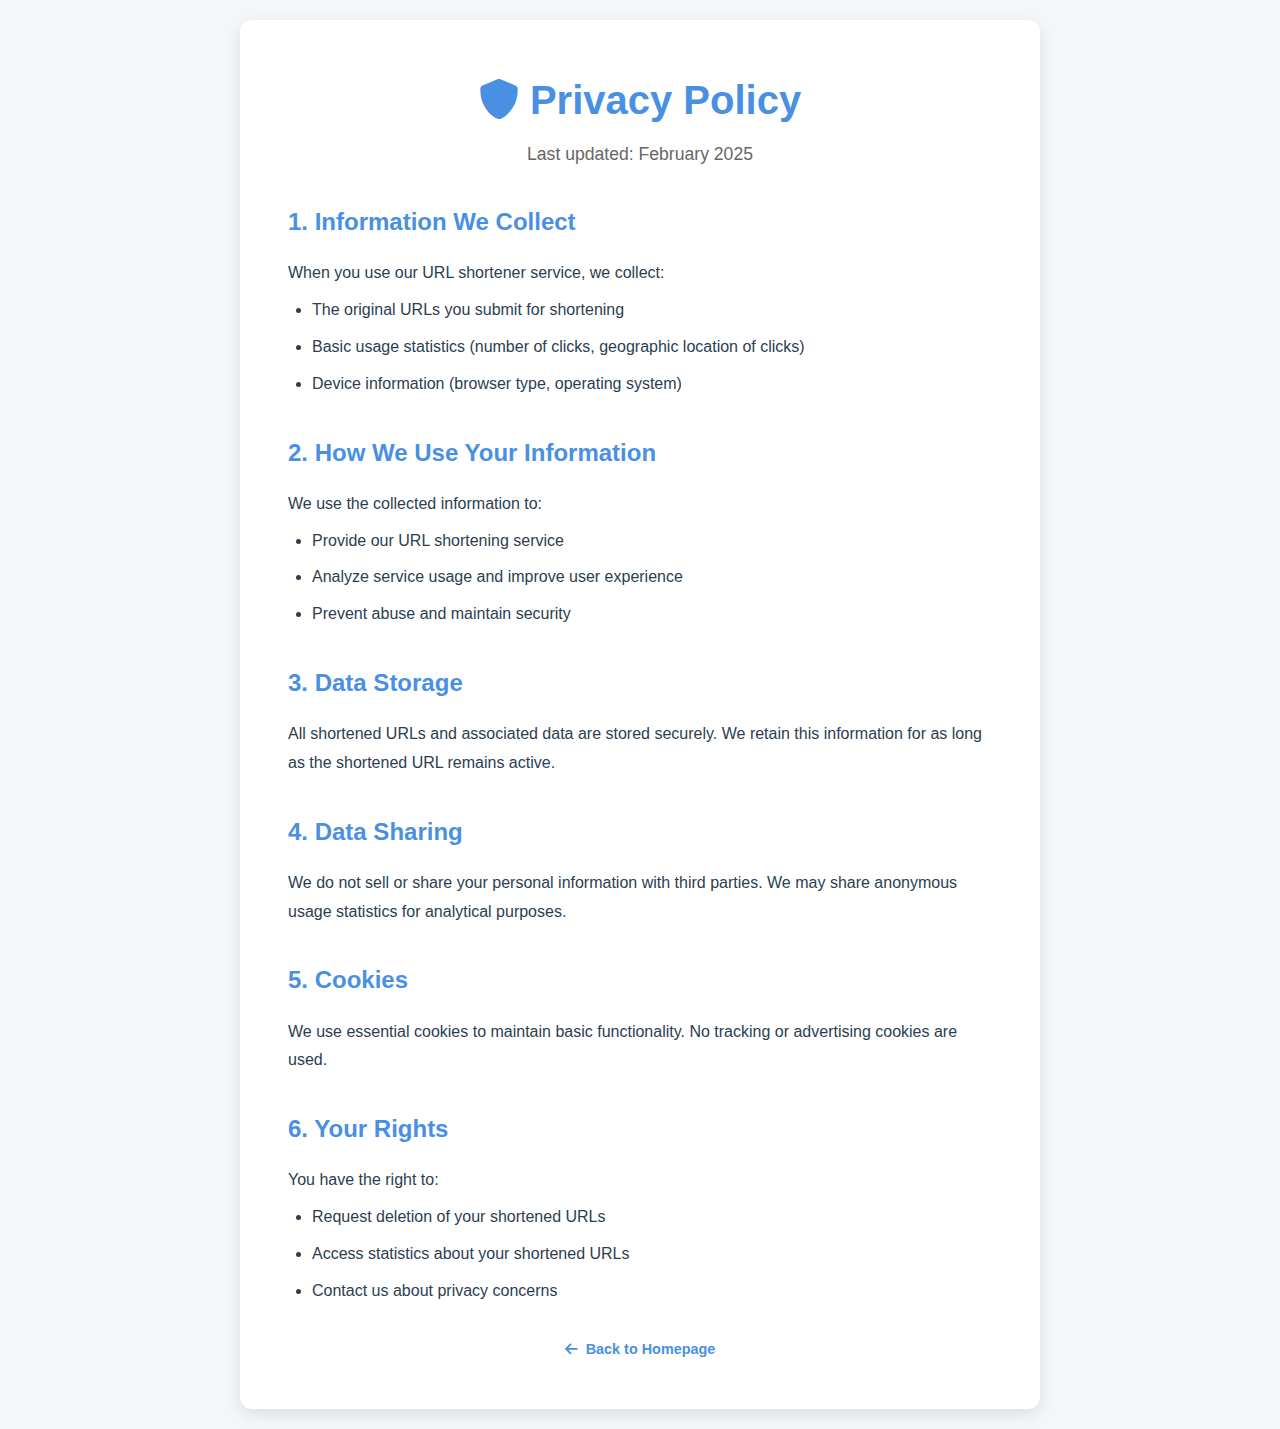
<file: privacy.html>
<!DOCTYPE html>
<html lang="en">
<head>
    <meta charset="UTF-8">
    <meta name="viewport" content="width=device-width, initial-scale=1.0">
    <title>Privacy Policy - URL Shortener</title>
    <link rel="stylesheet" href="style.css">
    <link rel="stylesheet" href="https://cdnjs.cloudflare.com/ajax/libs/font-awesome/6.0.0/css/all.min.css">
</head>
<body>
    <div class="container policy-container">
        <header>
            <h1><i class="fas fa-shield-alt"></i> Privacy Policy</h1>
            <p class="subtitle">Last updated: February 2025</p>
        </header>

        <main class="policy-content">
            <section>
                <h2>1. Information We Collect</h2>
                <p>When you use our URL shortener service, we collect:</p>
                <ul>
                    <li>The original URLs you submit for shortening</li>
                    <li>Basic usage statistics (number of clicks, geographic location of clicks)</li>
                    <li>Device information (browser type, operating system)</li>
                </ul>
            </section>

            <section>
                <h2>2. How We Use Your Information</h2>
                <p>We use the collected information to:</p>
                <ul>
                    <li>Provide our URL shortening service</li>
                    <li>Analyze service usage and improve user experience</li>
                    <li>Prevent abuse and maintain security</li>
                </ul>
            </section>

            <section>
                <h2>3. Data Storage</h2>
                <p>All shortened URLs and associated data are stored securely. We retain this information for as long as the shortened URL remains active.</p>
            </section>

            <section>
                <h2>4. Data Sharing</h2>
                <p>We do not sell or share your personal information with third parties. We may share anonymous usage statistics for analytical purposes.</p>
            </section>

            <section>
                <h2>5. Cookies</h2>
                <p>We use essential cookies to maintain basic functionality. No tracking or advertising cookies are used.</p>
            </section>

            <section>
                <h2>6. Your Rights</h2>
                <p>You have the right to:</p>
                <ul>
                    <li>Request deletion of your shortened URLs</li>
                    <li>Access statistics about your shortened URLs</li>
                    <li>Contact us about privacy concerns</li>
                </ul>
            </section>
        </main>

        <footer>
            <a href="index.html" class="back-link"><i class="fas fa-arrow-left"></i> Back to Homepage</a>
        </footer>
    </div>
</body>
</html>
</file>
<file: style.css>
:root {
    --primary-color: #4a90e2;
    --secondary-color: #2ecc71;
    --background-color: #f5f6fa;
    --text-color: #2c3e50;
    --error-color: #e74c3c;
    --success-color: #27ae60;
    --border-color: #dcdde1;
    --shadow-color: rgba(0, 0, 0, 0.1);
    --container-width: 600px;
}

* {
    margin: 0;
    padding: 0;
    box-sizing: border-box;
}

body {
    font-family: 'Segoe UI', Tahoma, Geneva, Verdana, sans-serif;
    background-color: var(--background-color);
    color: var(--text-color);
    line-height: 1.6;
    min-height: 100vh;
    display: flex;
    justify-content: center;
    align-items: center;
    padding: 20px;
}

.container {
    background-color: white;
    border-radius: 12px;
    box-shadow: 0 5px 15px var(--shadow-color);
    padding: 2rem;
    width: 100%;
    max-width: var(--container-width);
}

header {
    text-align: center;
    margin-bottom: 2rem;
}

h1 {
    font-size: 2.5rem;
    color: var(--primary-color);
    margin-bottom: 0.5rem;
}

.subtitle {
    color: #666;
    font-size: 1.1rem;
}

.input-group {
    display: flex;
    gap: 10px;
    margin-bottom: 1rem;
}

.url-input-wrapper {
    position: relative;
    flex-grow: 1;
}

.input-icon {
    position: absolute;
    left: 12px;
    top: 50%;
    transform: translateY(-50%);
    color: #666;
}

#originalUrl {
    width: 100%;
    padding: 12px 12px 12px 40px;
    border: 2px solid var(--border-color);
    border-radius: 8px;
    font-size: 1rem;
    transition: border-color 0.3s ease;
}

#originalUrl:focus {
    outline: none;
    border-color: var(--primary-color);
}

.primary-button {
    padding: 12px 24px;
    background-color: var(--primary-color);
    color: white;
    border: none;
    border-radius: 8px;
    cursor: pointer;
    font-size: 1rem;
    font-weight: 600;
    transition: background-color 0.3s ease;
    display: flex;
    align-items: center;
    gap: 8px;
}

.primary-button:hover {
    background-color: #357abd;
}

.loader {
    display: none;
    width: 20px;
    height: 20px;
    border: 3px solid #ffffff;
    border-radius: 50%;
    border-top-color: transparent;
    animation: spin 1s linear infinite;
}

@keyframes spin {
    to {
        transform: rotate(360deg);
    }
}

.result-section {
    margin-top: 2rem;
    padding-top: 2rem;
    border-top: 1px solid var(--border-color);
}

.result-container {
    display: flex;
    gap: 10px;
    margin-bottom: 1rem;
}

#shortUrlInput {
    flex-grow: 1;
    padding: 12px;
    border: 2px solid var(--border-color);
    border-radius: 8px;
    font-size: 1rem;
    background-color: #f8f9fa;
    cursor: text;
}

.copy-btn {
    padding: 12px;
    background-color: var(--secondary-color);
    color: white;
    border: none;
    border-radius: 8px;
    cursor: pointer;
    transition: background-color 0.3s ease;
}

.copy-btn:hover {
    background-color: #27ae60;
}

.copy-feedback {
    text-align: center;
    color: var(--success-color);
    font-size: 0.9rem;
    height: 20px;
}

.share-buttons {
    display: flex;
    gap: 1rem;
    margin-top: 1.5rem;
}

.share-btn {
    flex: 1;
    padding: 1rem 1.5rem;
    border: none;
    border-radius: 12px;
    cursor: pointer;
    color: white;
    font-size: 1rem;
    font-weight: 600;
    display: flex;
    align-items: center;
    justify-content: center;
    gap: 10px;
    transition: all 0.3s ease;
    transform: translateY(0);
    box-shadow: 0 4px 6px rgba(0, 0, 0, 0.1);
}

.share-btn:hover {
    opacity: 0.9;
}


.twitter {
    background: linear-gradient(135deg, #1da1f2 0%, #1a91da 100%);
}

.facebook {
    background: linear-gradient(135deg, #1877f2 0%, #166fe5 100%);
}

.share-btn:hover {
    transform: translateY(-3px);
    box-shadow: 0 6px 12px rgba(0, 0, 0, 0.15);
}

.share-btn:active {
    transform: translateY(-1px);
}

.share-btn i {
    font-size: 1.2rem;
}

.error-message {
    color: var(--error-color);
    font-size: 0.9rem;
    margin-top: 0.5rem;
    min-height: 20px;
}

.modal {
    display: none;
    position: fixed;
    top: 0;
    left: 0;
    width: 100%;
    height: 100%;
    background-color: rgba(0, 0, 0, 0.5);
    align-items: center;
    justify-content: center;
}

.modal-content {
    background-color: white;
    padding: 2rem;
    border-radius: 12px;
    max-width: 400px;
    width: 90%;
    position: relative;
}

.close-modal {
    position: absolute;
    right: 15px;
    top: 10px;
    font-size: 1.5rem;
    cursor: pointer;
    color: #666;
}

footer {
    margin-top: 2rem;
    text-align: center;
    color: #666;
    font-size: 0.9rem;
}

.footer-links {
    margin-top: 1rem;
}

.footer-links a {
    color: var(--primary-color);
    text-decoration: none;
    margin: 0 10px;
}

.footer-links a:hover {
    text-decoration: underline;
}

@media (max-width: 600px) {
    .container {
        padding: 1rem;
    }

    .input-group {
        flex-direction: column;
    }

    .primary-button {
        width: 100%;
        justify-content: center;
    }

    .share-buttons {
        flex-direction: column;
    }

    h1 {
        font-size: 2rem;
    }
}

/* Add these styles to your existing CSS file */

.policy-container {
    max-width: 800px;
    padding: 3rem;
}

.policy-content {
    line-height: 1.8;
}

.policy-content section {
    margin-bottom: 2rem;
}

.policy-content h2 {
    color: var(--primary-color);
    margin-bottom: 1rem;
    font-size: 1.5rem;
}

.policy-content ul {
    list-style-type: disc;
    margin-left: 1.5rem;
    margin-top: 0.5rem;
}

.policy-content li {
    margin-bottom: 0.5rem;
}

.back-link {
    display: inline-flex;
    align-items: center;
    gap: 0.5rem;
    color: var(--primary-color);
    text-decoration: none;
    font-weight: 600;
    transition: color 0.3s ease;
}

.back-link:hover {
    color: #357abd;
}

@media (max-width: 600px) {
    .policy-container {
        padding: 1.5rem;
    }
}


/* Add these styles to your existing CSS file */

.policy-container {
    max-width: 800px;
    padding: 3rem;
}

.policy-content {
    line-height: 1.8;
}

.policy-content section {
    margin-bottom: 2rem;
}

.policy-content h2 {
    color: var(--primary-color);
    margin-bottom: 1rem;
    font-size: 1.5rem;
}

.policy-content ul {
    list-style-type: disc;
    margin-left: 1.5rem;
    margin-top: 0.5rem;
}

.policy-content li {
    margin-bottom: 0.5rem;
}

.back-link {
    display: inline-flex;
    align-items: center;
    gap: 0.5rem;
    color: var(--primary-color);
    text-decoration: none;
    font-weight: 600;
    transition: color 0.3s ease;
}

.back-link:hover {
    color: #357abd;
}

@media (max-width: 600px) {
    .policy-container {
        padding: 1.5rem;
    }
}


.contact-grid {
    display: grid;
    grid-template-columns: 1fr 1fr;
    gap: 2rem;
    margin-bottom: 2rem;
}

.form-group {
    margin-bottom: 1.5rem;
}

.form-group label {
    display: block;
    margin-bottom: 0.5rem;
    color: var(--text-color);
    font-weight: 500;
}

.form-group input,
.form-group textarea {
    width: 100%;
    padding: 0.75rem;
    border: 2px solid var(--border-color);
    border-radius: 8px;
    font-size: 1rem;
    transition: border-color 0.3s ease;
}

.form-group input:focus,
.form-group textarea:focus {
    outline: none;
    border-color: var(--primary-color);
}

.info-item {
    display: flex;
    gap: 1rem;
    margin-bottom: 1.5rem;
}

.info-item i {
    color: var(--primary-color);
    font-size: 1.5rem;
}

.social-links {
    display: flex;
    gap: 1rem;
    margin-top: 2rem;
}

.social-link {
    color: var(--primary-color);
    font-size: 1.5rem;
    transition: transform 0.3s ease;
}

.social-link:hover {
    transform: translateY(-3px);
}

@media (max-width: 768px) {
    .contact-grid {
        grid-template-columns: 1fr;
    }
}

.github-link {
    margin-top: 1rem;
    text-align: center;
}

.github-link a {
    display: inline-flex;
    align-items: center;
    gap: 0.5rem;
    color: var(--text-color);
    text-decoration: none;
    padding: 0.5rem 1rem;
    border-radius: 8px;
    transition: all 0.3s ease;
}

.github-link a:hover {
    background: rgba(0,0,0,0.05);
    transform: translateY(-2px);
}

.github-link i {
    font-size: 1.2rem;
}

@media (max-width: 600px) {
    .share-buttons {
        flex-direction: column;
        gap: 0.8rem;
    }
    
    .share-btn {
        width: 100%;
        padding: 0.8rem;
    }
}
</file>
